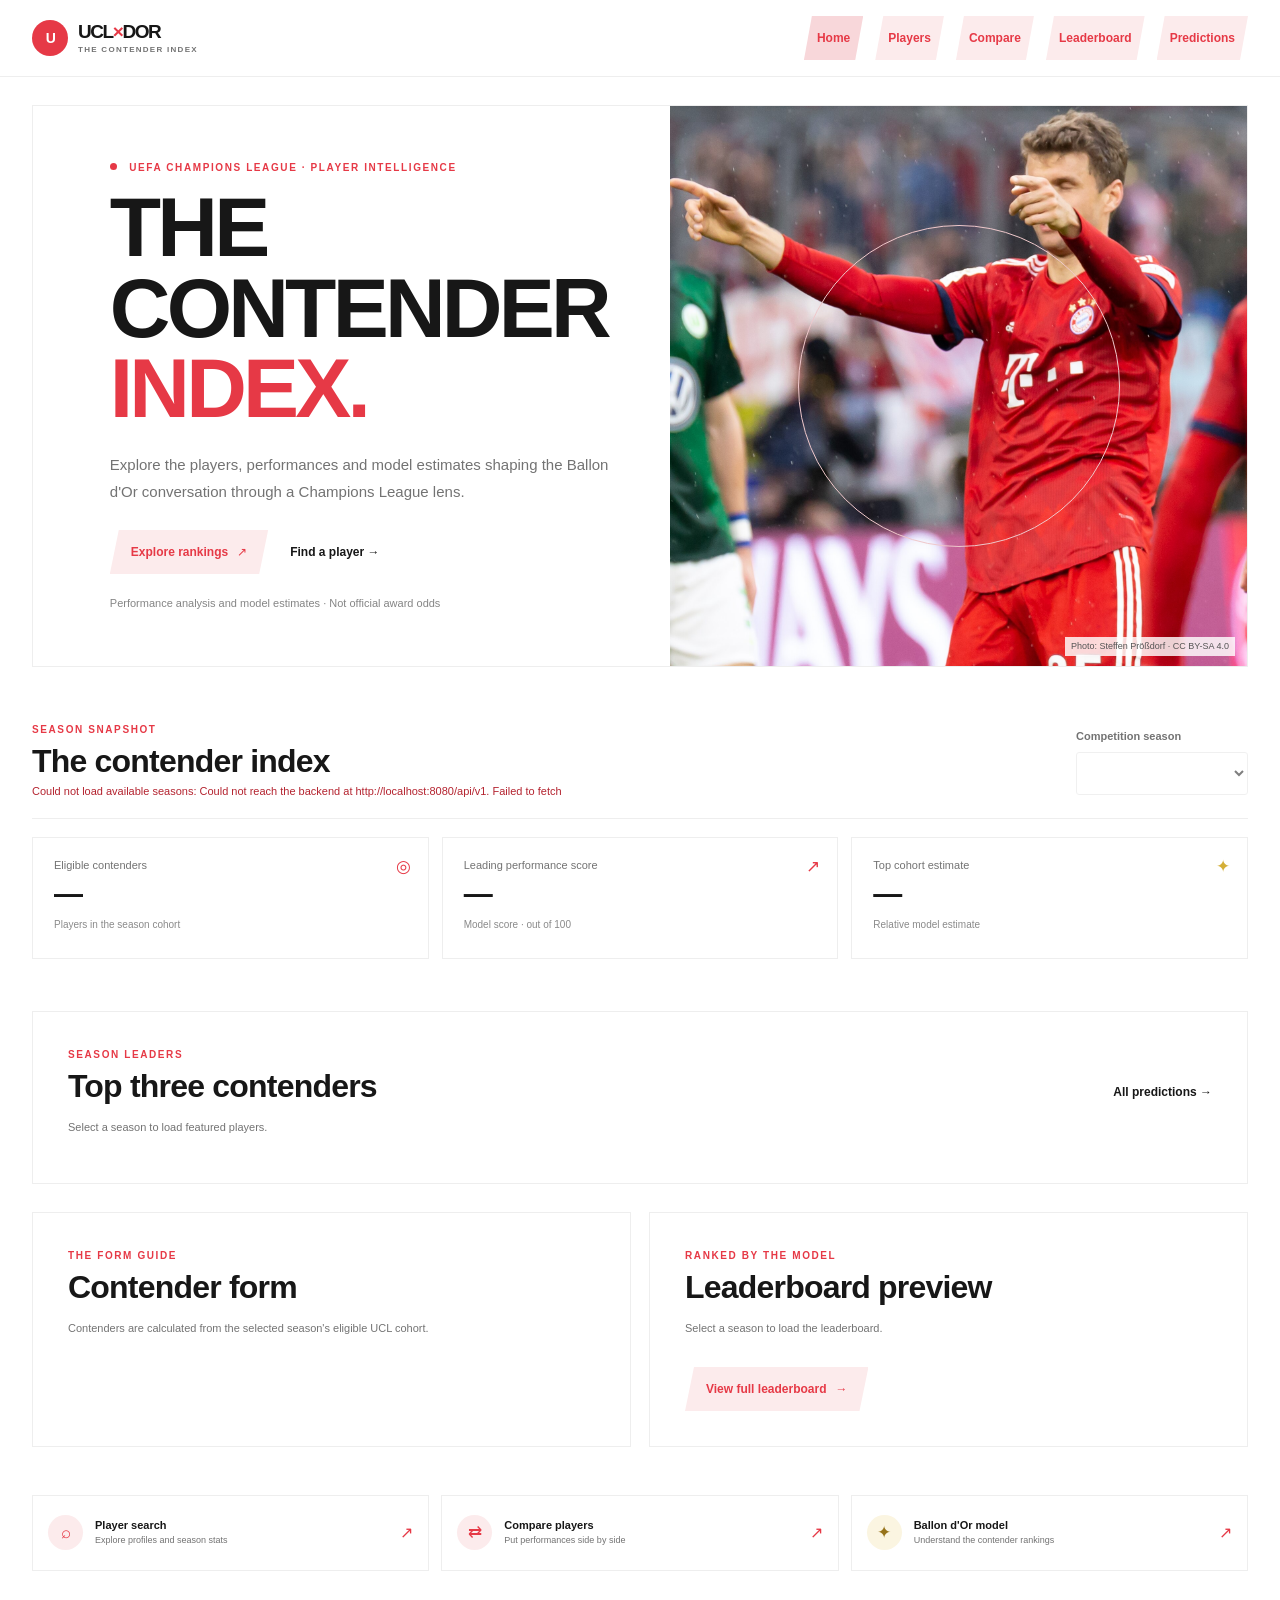
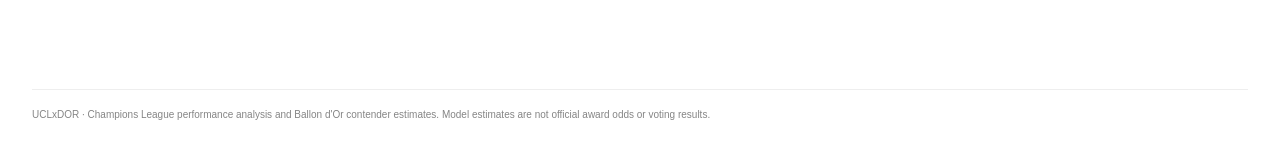
<file: src/main/resources/static/index.html>
<!doctype html>
<html lang="en">
<head>
    <meta charset="utf-8">
    <meta name="viewport" content="width=device-width, initial-scale=1">
    <meta name="theme-color" content="#FFFFFF">
    <title>UCLxDOR — The contender index</title>
    <link rel="stylesheet" href="styles.css?v=editorial-20261112">
    <link rel="stylesheet" href="editorial.css">
</head>
<body>
    <header class="site-header">
        <div class="topbar">
            <a class="brand" href="index.html" aria-label="UCLxDOR dashboard">
                <span class="brand-mark" aria-hidden="true">U</span>
                <span>UCL<span class="brand-x">×</span>DOR<small>THE CONTENDER INDEX</small></span>
            </a>
            <nav aria-label="Main navigation">
                <a href="index.html" aria-current="page">Home</a>
                <a href="players.html">Players</a>
                <a href="compare.html">Compare</a>
                <a href="leaderboard.html">Leaderboard</a>
                <a href="predictions.html">Predictions</a>
            </nav>
        </div>
    </header>
    <main class="dashboard-main">
        <section class="hero" aria-labelledby="intro-heading">
            <div class="hero-copy">
                <p class="eyebrow"><span class="live-dot"></span> UEFA CHAMPIONS LEAGUE · PLAYER INTELLIGENCE</p>
                <h1 id="intro-heading">The contender <span>index.</span></h1>
                <p>Explore the players, performances and model estimates shaping the Ballon d'Or conversation through a Champions League lens.</p>
                <div class="hero-actions">
                    <a class="button-link" href="leaderboard.html">Explore rankings <span aria-hidden="true">↗</span></a>
                    <a class="text-link" href="players.html">Find a player <span aria-hidden="true">→</span></a>
                </div>
                <p class="hero-disclaimer">Performance analysis and model estimates · Not official award odds</p>
            </div>
            <div class="hero-visual">
                <div class="hero-visual-frame" aria-hidden="true"></div>
                <img class="hero-player-photo" src="images/thomas-muller.jpg" alt="Thomas Müller celebrating in his Bayern Munich kit">
                <a class="photo-credit" href="https://commons.wikimedia.org/wiki/File:2019-03-09_Fu%C3%9Fball,_M%C3%A4nner,_1._Bundesliga,_FC_Bayern_M%C3%BCnchen_-_VfL_Wolfsburg_StP_2687_by_Stepro.jpg" target="_blank" rel="noopener noreferrer">Photo: Steffen Prößdorf · CC BY-SA 4.0</a>
            </div>
        </section>

        <section class="season-bar" aria-labelledby="season-heading">
            <div>
                <p class="eyebrow">SEASON SNAPSHOT</p>
                <h2 id="season-heading">The contender index</h2>
                <p id="dashboard-season-status" role="status" aria-live="polite">Loading available seasons…</p>
            </div>
            <label class="season-control" for="dashboard-season">Competition season
                <select id="dashboard-season" disabled></select>
            </label>
        </section>
        <section class="overview-grid" id="dashboard-overview" aria-label="Season overview">
            <article class="overview-card">
                <span class="overview-icon" aria-hidden="true">◎</span>
                <p>Eligible contenders</p><strong id="overview-contenders">—</strong>
                <small>Players in the season cohort</small>
            </article>
            <article class="overview-card">
                <span class="overview-icon" aria-hidden="true">↗</span>
                <p>Leading performance score</p><strong id="overview-score">—</strong>
                <small>Model score · out of 100</small>
            </article>
            <article class="overview-card overview-card-gold">
                <span class="overview-icon" aria-hidden="true">✦</span>
                <p>Top cohort estimate</p><strong id="overview-probability">—</strong>
                <small>Relative model estimate</small>
            </article>
        </section>

        <section class="content-section" aria-labelledby="featured-heading">
            <div class="section-heading">
                <div><p class="eyebrow">SEASON LEADERS</p><h2 id="featured-heading">Top three contenders</h2></div>
                <a class="text-link" href="predictions.html">All predictions <span aria-hidden="true">→</span></a>
            </div>
            <p id="featured-status" class="section-status" role="status" aria-live="polite">Select a season to load featured players.</p>
            <div id="featured-players" class="featured-grid"></div>
        </section>

        <div class="dashboard-lower">
            <section class="content-section" aria-labelledby="contenders-heading">
                <div class="section-heading"><div><p class="eyebrow">THE FORM GUIDE</p><h2 id="contenders-heading">Contender form</h2></div></div>
                <p id="contenders-status" class="section-status" role="status" aria-live="polite">Contenders are calculated from the selected season's eligible UCL cohort.</p>
                <ol id="top-contenders" class="rank-list"></ol>
            </section>
            <section class="content-section" aria-labelledby="leaderboard-heading">
                <div class="section-heading"><div><p class="eyebrow">RANKED BY THE MODEL</p><h2 id="leaderboard-heading">Leaderboard preview</h2></div></div>
                <p id="leaderboard-preview-status" class="section-status" role="status" aria-live="polite">Select a season to load the leaderboard.</p>
                <ol id="leaderboard-preview" class="rank-list"></ol>
                <a class="button-link button-link-secondary" href="leaderboard.html">View full leaderboard <span aria-hidden="true">→</span></a>
            </section>
        </div>

        <section class="quick-links" aria-label="Explore UCLxDOR">
            <a href="players.html"><span class="quick-icon" aria-hidden="true">⌕</span><span><strong>Player search</strong><small>Explore profiles and season stats</small></span><b aria-hidden="true">↗</b></a>
            <a href="compare.html"><span class="quick-icon" aria-hidden="true">⇄</span><span><strong>Compare players</strong><small>Put performances side by side</small></span><b aria-hidden="true">↗</b></a>
            <a href="predictions.html"><span class="quick-icon quick-icon-gold" aria-hidden="true">✦</span><span><strong>Ballon d'Or model</strong><small>Understand the contender rankings</small></span><b aria-hidden="true">↗</b></a>
        </section>
    </main>
    <footer><p>UCLxDOR · Champions League performance analysis and Ballon d'Or contender estimates. Model estimates are not official award odds or voting results.</p></footer>
    <script type="module" src="js/dashboard.js"></script>
</body>
</html>
</file>
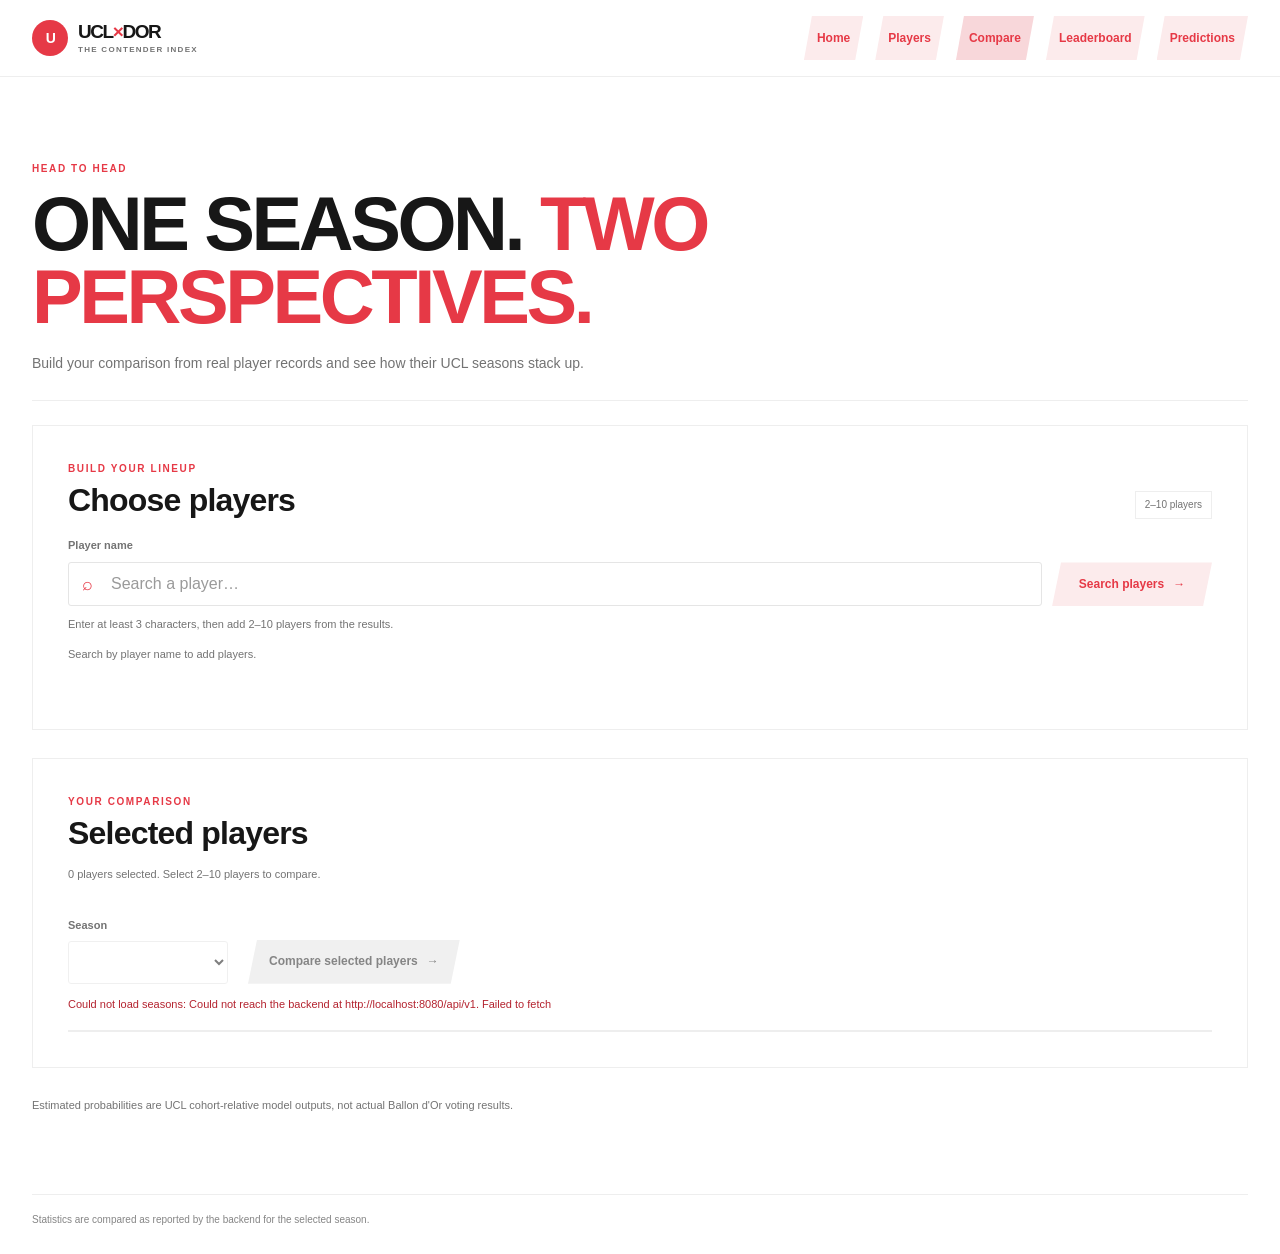
<file: src/main/resources/static/compare.html>
<!doctype html>
<html lang="en">
<head>
    <meta charset="utf-8">
    <meta name="viewport" content="width=device-width, initial-scale=1">
    <meta name="theme-color" content="#FFFFFF">
    <title>Compare players — UCLxDOR</title>
    <link rel="stylesheet" href="styles.css?v=editorial-20261112">
    <link rel="stylesheet" href="editorial.css">
</head>
<body>
    <header class="site-header"><div class="topbar">
        <a class="brand" href="index.html" aria-label="UCLxDOR home"><span class="brand-mark" aria-hidden="true">U</span><span>UCL<span class="brand-x">×</span>DOR<small>THE CONTENDER INDEX</small></span></a>
        <nav aria-label="Main navigation"><a href="index.html">Home</a><a href="players.html">Players</a><a href="compare.html" aria-current="page">Compare</a><a href="leaderboard.html">Leaderboard</a><a href="predictions.html">Predictions</a></nav>
    </div></header>
    <main>
        <section class="page-heading">
            <p class="eyebrow">HEAD TO HEAD</p>
            <h1>One season. <span>Two perspectives.</span></h1>
            <p>Build your comparison from real player records and see how their UCL seasons stack up.</p>
        </section>
        <section class="content-section" aria-labelledby="add-player-heading">
            <div class="section-heading"><div><p class="eyebrow">BUILD YOUR LINEUP</p><h2 id="add-player-heading">Choose players</h2></div><span class="selection-limit">2–10 players</span></div>
            <form id="comparison-search-form" class="search-form">
                <label for="comparison-search-name">Player name</label>
                <div class="search-control"><span aria-hidden="true">⌕</span><input id="comparison-search-name" name="name" type="search" autocomplete="off" placeholder="Search a player…" minlength="3"></div>
                <button type="submit">Search players <span aria-hidden="true">→</span></button>
            </form>
            <p class="form-hint">Enter at least 3 characters, then add 2–10 players from the results.</p>
            <p id="comparison-search-status" class="section-status" role="status" aria-live="polite">Search by player name to add players.</p>
            <ul id="comparison-search-results" class="comparison-search-results"></ul>
        </section>
        <section class="content-section" aria-labelledby="selected-heading">
            <div class="section-heading"><div><p class="eyebrow">YOUR COMPARISON</p><h2 id="selected-heading">Selected players</h2></div></div>
            <p id="selected-status" class="section-status" role="status" aria-live="polite">No players selected.</p>
            <ul id="selected-players" class="selected-players"></ul>
            <div class="comparison-controls">
                <label class="season-control" for="comparison-season">Season<select id="comparison-season" disabled></select></label>
                <button id="compare-button" type="button" disabled>Compare selected players <span aria-hidden="true">→</span></button>
            </div>
            <p id="comparison-status" class="section-status" role="status" aria-live="polite"></p>
            <div id="comparison-results"></div>
        </section>
        <p class="disclaimer">Estimated probabilities are UCL cohort-relative model outputs, not actual Ballon d'Or voting results.</p>
    </main>
    <footer><p>Statistics are compared as reported by the backend for the selected season.</p></footer>
    <script type="module" src="js/compare.js"></script>
</body>
</html>
</file>
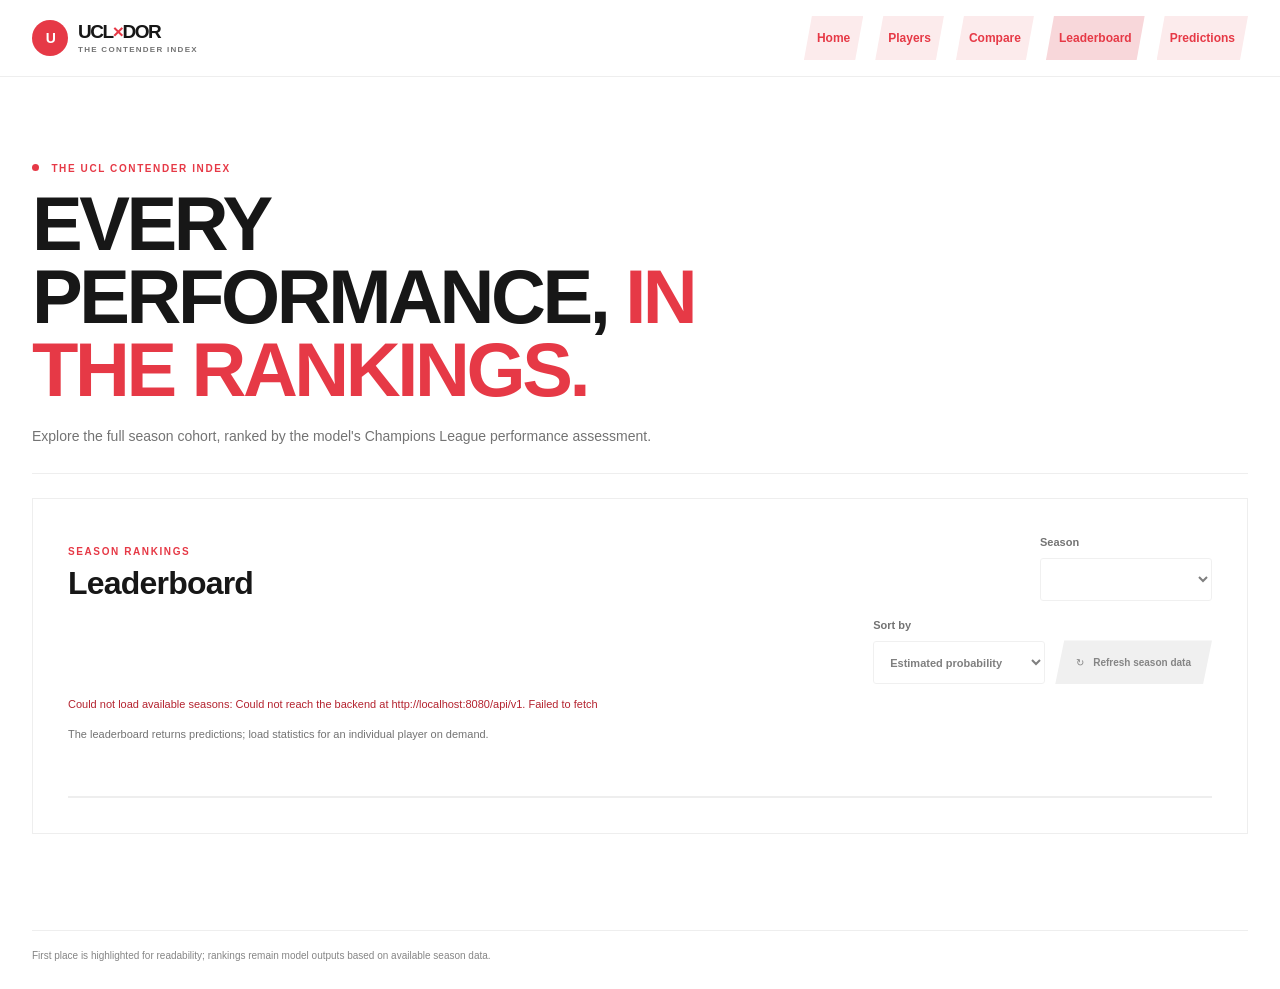
<file: src/main/resources/static/leaderboard.html>
<!doctype html>
<html lang="en">
<head>
    <meta charset="utf-8">
    <meta name="viewport" content="width=device-width, initial-scale=1">
    <meta name="theme-color" content="#FFFFFF">
    <title>Leaderboard — UCLxDOR</title>
    <link rel="stylesheet" href="styles.css?v=editorial-20261112">
    <link rel="stylesheet" href="editorial.css">
</head>
<body>
    <header class="site-header"><div class="topbar">
        <a class="brand" href="index.html" aria-label="UCLxDOR home"><span class="brand-mark" aria-hidden="true">U</span><span>UCL<span class="brand-x">×</span>DOR<small>THE CONTENDER INDEX</small></span></a>
        <nav aria-label="Main navigation"><a href="index.html">Home</a><a href="players.html">Players</a><a href="compare.html">Compare</a><a href="leaderboard.html" aria-current="page">Leaderboard</a><a href="predictions.html">Predictions</a></nav>
    </div></header>
    <main>
        <section class="page-heading">
            <p class="eyebrow"><span class="live-dot"></span> THE UCL CONTENDER INDEX</p>
            <h1>Every performance, <span>in the rankings.</span></h1>
            <p>Explore the full season cohort, ranked by the model's Champions League performance assessment.</p>
        </section>
        <section class="content-section" aria-labelledby="leaderboard-heading">
            <div class="section-heading"><div><p class="eyebrow">SEASON RANKINGS</p><h2 id="leaderboard-heading">Leaderboard</h2></div>
                <label class="season-control" for="leaderboard-season">Season<select id="leaderboard-season" disabled></select></label>
            </div>
            <div class="leaderboard-tools">
                <p id="probability-scope" class="scope-note"></p>
                <div class="leaderboard-actions">
                    <label class="season-control" for="leaderboard-sort">Sort by
                        <select id="leaderboard-sort" disabled>
                            <option value="probability">Estimated probability</option>
                            <option value="score">Performance score</option>
                            <option value="name">Player name (A–Z)</option>
                        </select>
                    </label>
                    <button id="refresh-season" class="button-link button-link-secondary" type="button" disabled><span aria-hidden="true">↻</span> Refresh season data</button>
                </div>
            </div>
            <p id="leaderboard-status" class="section-status" role="status" aria-live="polite">Loading available seasons…</p>
            <p class="form-hint">The leaderboard returns predictions; load statistics for an individual player on demand.</p>
            <div id="leaderboard-podium" class="leaderboard-podium" aria-label="Top three players"></div>
            <div id="leaderboard-table-container"></div>
        </section>
    </main>
    <footer><p>First place is highlighted for readability; rankings remain model outputs based on available season data.</p></footer>
    <script type="module" src="js/leaderboard.js"></script>
</body>
</html>
</file>
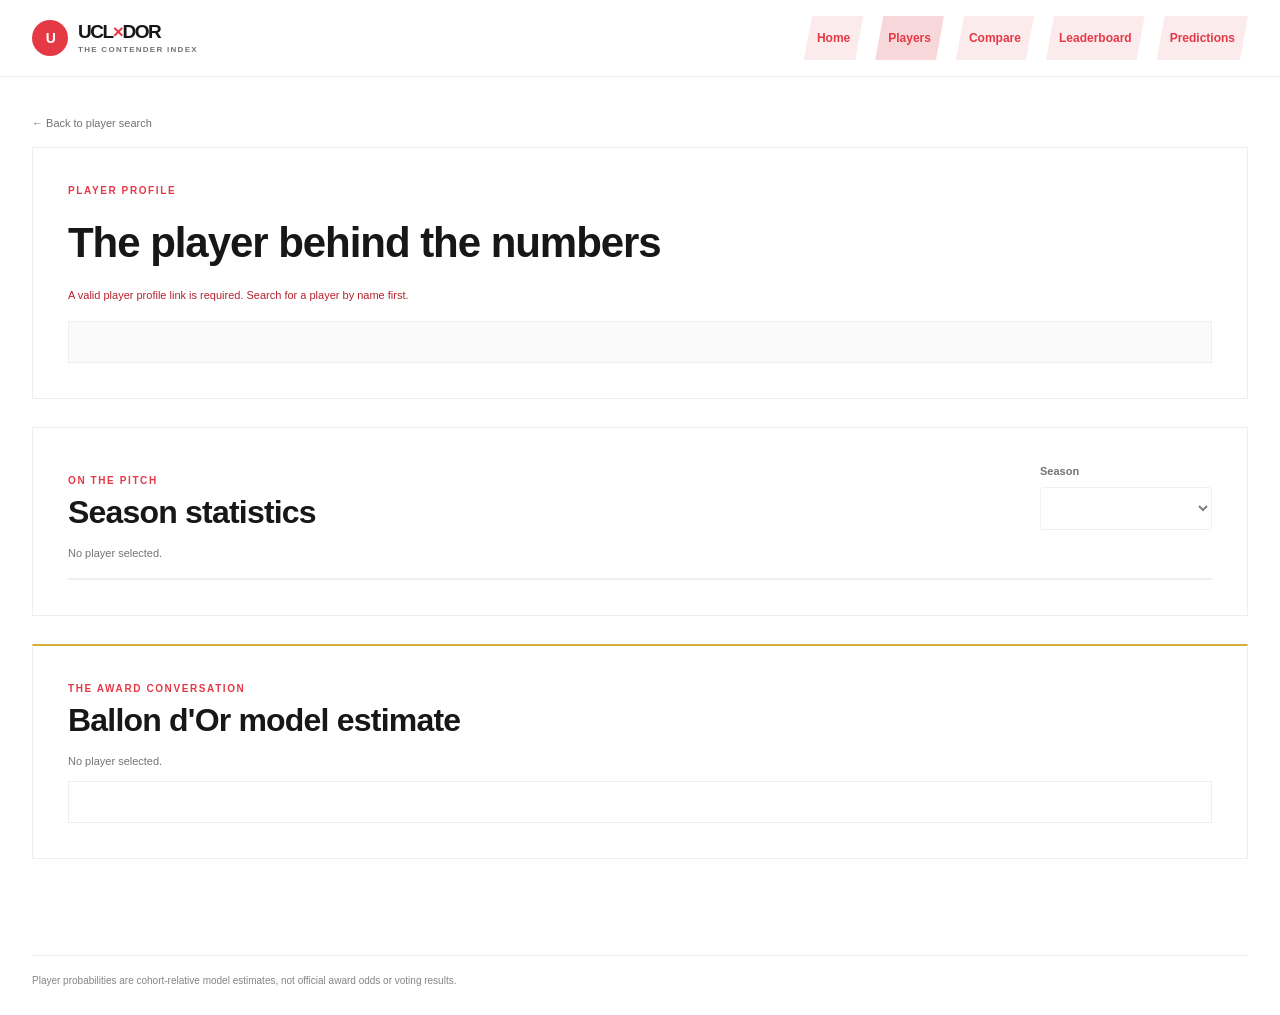
<file: src/main/resources/static/player-details.html>
<!doctype html>
<html lang="en">
<head>
    <meta charset="utf-8">
    <meta name="viewport" content="width=device-width, initial-scale=1">
    <meta name="theme-color" content="#FFFFFF">
    <title>Player profile — UCLxDOR</title>
    <link rel="stylesheet" href="styles.css?v=editorial-20261112">
    <link rel="stylesheet" href="editorial.css">
</head>
<body>
    <header class="site-header"><div class="topbar">
        <a class="brand" href="index.html" aria-label="UCLxDOR home"><span class="brand-mark" aria-hidden="true">U</span><span>UCL<span class="brand-x">×</span>DOR<small>THE CONTENDER INDEX</small></span></a>
        <nav aria-label="Main navigation"><a href="index.html">Home</a><a href="players.html" aria-current="page">Players</a><a href="compare.html">Compare</a><a href="leaderboard.html">Leaderboard</a><a href="predictions.html">Predictions</a></nav>
    </div></header>
    <main>
        <p class="back-link"><a href="players.html">← Back to player search</a></p>
        <section class="content-section profile-section" aria-labelledby="profile-heading">
            <p class="eyebrow">PLAYER PROFILE</p>
            <h1 id="profile-heading">The player behind the numbers</h1>
            <p id="profile-status" class="section-status" role="status" aria-live="polite">Loading player profile…</p>
            <div id="player-profile" class="profile-card"></div>
        </section>
        <section class="content-section" aria-labelledby="season-heading">
            <div class="section-heading"><div><p class="eyebrow">ON THE PITCH</p><h2 id="season-heading">Season statistics</h2></div>
                <label class="season-control" for="profile-season">Season<select id="profile-season" disabled></select></label>
            </div>
            <p id="statistics-status" class="section-status" role="status" aria-live="polite">Loading available seasons…</p>
            <dl id="player-statistics" class="stat-grid"></dl>
        </section>
        <section class="content-section prediction-panel" aria-labelledby="prediction-heading">
            <div class="section-heading"><div><p class="eyebrow">THE AWARD CONVERSATION</p><h2 id="prediction-heading">Ballon d'Or model estimate</h2></div></div>
            <p id="prediction-status" class="section-status" role="status" aria-live="polite">Select a season to load the model estimate.</p>
            <div id="player-prediction"></div>
        </section>
    </main>
    <footer><p>Player probabilities are cohort-relative model estimates, not official award odds or voting results.</p></footer>
    <script type="module" src="js/player-details.js"></script>
</body>
</html>
</file>
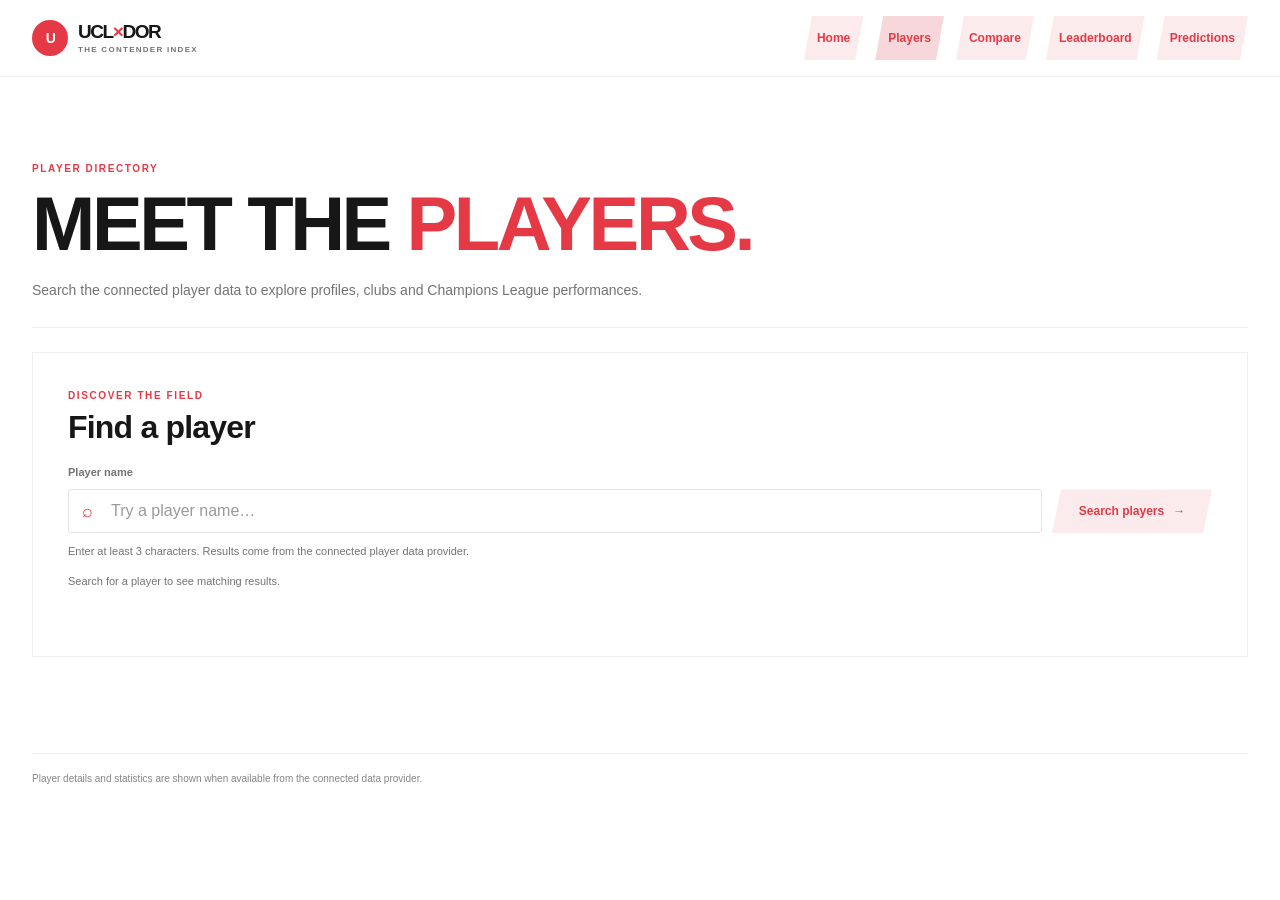
<file: src/main/resources/static/players.html>
<!doctype html>
<html lang="en">
<head>
    <meta charset="utf-8">
    <meta name="viewport" content="width=device-width, initial-scale=1">
    <meta name="theme-color" content="#FFFFFF">
    <title>Players — UCLxDOR</title>
    <link rel="stylesheet" href="styles.css?v=editorial-20261112">
    <link rel="stylesheet" href="editorial.css">
</head>
<body>
    <header class="site-header"><div class="topbar">
        <a class="brand" href="index.html" aria-label="UCLxDOR home"><span class="brand-mark" aria-hidden="true">U</span><span>UCL<span class="brand-x">×</span>DOR<small>THE CONTENDER INDEX</small></span></a>
        <nav aria-label="Main navigation"><a href="index.html">Home</a><a href="players.html" aria-current="page">Players</a><a href="compare.html">Compare</a><a href="leaderboard.html">Leaderboard</a><a href="predictions.html">Predictions</a></nav>
    </div></header>
    <main>
        <section class="page-heading">
            <p class="eyebrow">PLAYER DIRECTORY</p>
            <h1>Meet the <span>players.</span></h1>
            <p>Search the connected player data to explore profiles, clubs and Champions League performances.</p>
        </section>
        <section class="content-section" aria-labelledby="search-heading">
            <div class="section-heading"><div><p class="eyebrow">DISCOVER THE FIELD</p><h2 id="search-heading">Find a player</h2></div></div>
            <form id="player-search-form" class="search-form">
                <label for="player-search-name">Player name</label>
                <div class="search-control"><span aria-hidden="true">⌕</span><input id="player-search-name" name="name" type="search" autocomplete="off" placeholder="Try a player name…" minlength="3"></div>
                <button type="submit">Search players <span aria-hidden="true">→</span></button>
            </form>
            <p class="form-hint">Enter at least 3 characters. Results come from the connected player data provider.</p>
            <p id="search-status" class="section-status" role="status" aria-live="polite">Search for a player to see matching results.</p>
            <ul id="search-results" class="player-results"></ul>
            <button id="load-more" class="button-link button-link-secondary load-more" type="button" hidden>Load more results</button>
        </section>
    </main>
    <footer><p>Player details and statistics are shown when available from the connected data provider.</p></footer>
    <script type="module" src="js/players.js"></script>
</body>
</html>
</file>
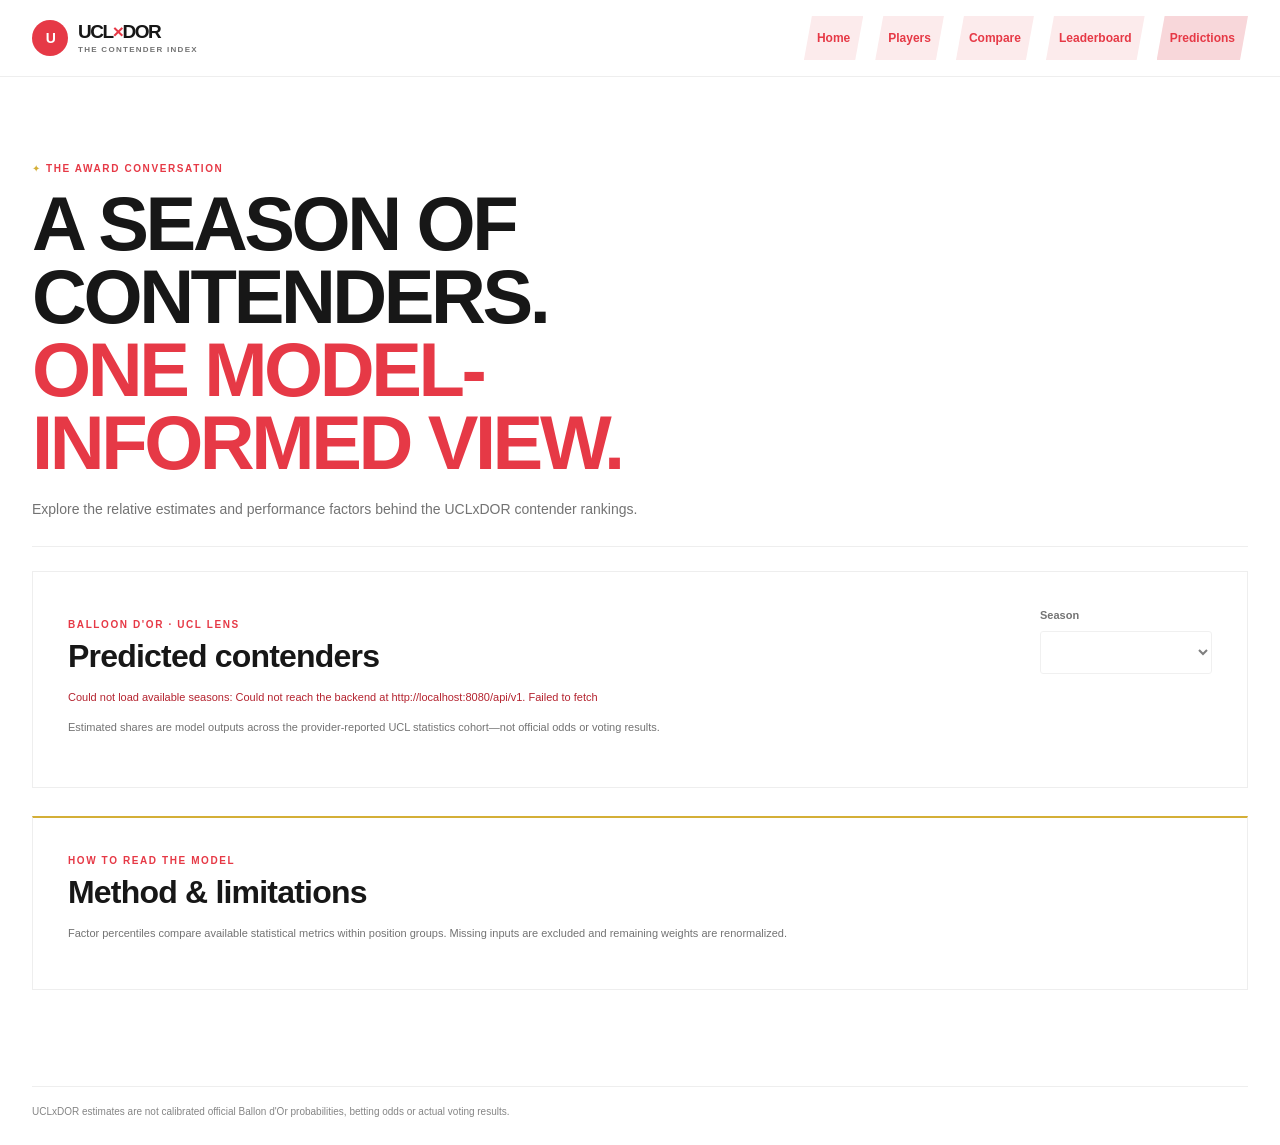
<file: src/main/resources/static/predictions.html>
<!doctype html>
<html lang="en">
<head>
    <meta charset="utf-8">
    <meta name="viewport" content="width=device-width, initial-scale=1">
    <meta name="theme-color" content="#FFFFFF">
    <title>Predictions — UCLxDOR</title>
    <link rel="stylesheet" href="styles.css?v=editorial-20261112">
    <link rel="stylesheet" href="editorial.css">
</head>
<body>
    <header class="site-header"><div class="topbar">
        <a class="brand" href="index.html" aria-label="UCLxDOR home"><span class="brand-mark" aria-hidden="true">U</span><span>UCL<span class="brand-x">×</span>DOR<small>THE CONTENDER INDEX</small></span></a>
        <nav aria-label="Main navigation"><a href="index.html">Home</a><a href="players.html">Players</a><a href="compare.html">Compare</a><a href="leaderboard.html">Leaderboard</a><a href="predictions.html" aria-current="page">Predictions</a></nav>
    </div></header>
    <main>
        <section class="page-heading award-heading">
            <p class="eyebrow"><span class="gold-star" aria-hidden="true">✦</span> THE AWARD CONVERSATION</p>
            <h1>A season of contenders.<br><span>One model-informed view.</span></h1>
            <p>Explore the relative estimates and performance factors behind the UCLxDOR contender rankings.</p>
        </section>
        <section class="content-section" aria-labelledby="predictions-heading">
            <div class="section-heading"><div><p class="eyebrow">BALLOON D'OR · UCL LENS</p><h2 id="predictions-heading">Predicted contenders</h2></div>
                <label class="season-control" for="predictions-season">Season<select id="predictions-season" disabled></select></label>
            </div>
            <p id="predictions-scope" class="scope-note"></p>
            <p id="predictions-status" class="section-status" role="status" aria-live="polite">Loading available seasons…</p>
            <p class="form-hint">Estimated shares are model outputs across the provider-reported UCL statistics cohort—not official odds or voting results.</p>
            <ol id="predictions-list" class="prediction-list"></ol>
        </section>
        <section class="content-section model-notes" aria-labelledby="limitations-heading">
            <div class="section-heading"><div><p class="eyebrow">HOW TO READ THE MODEL</p><h2 id="limitations-heading">Method & limitations</h2></div></div>
            <p class="section-status">Factor percentiles compare available statistical metrics within position groups. Missing inputs are excluded and remaining weights are renormalized.</p>
            <ul id="prediction-limitations"></ul>
        </section>
    </main>
    <footer><p>UCLxDOR estimates are not calibrated official Ballon d'Or probabilities, betting odds or actual voting results.</p></footer>
    <script type="module" src="js/predictions.js"></script>
</body>
</html>
</file>
<file: src/main/resources/static/styles.css>
:root {
    color-scheme: light;
    --paper: #fff;
    --wash: #fafafa;
    --ink: #171717;
    --muted: #737373;
    --line: #eee;
    --red: #e63946;
    --red-soft: #fcebec;
    --gold: #d4af37;
    --silver: #a6a6a6;
    --bronze: #a66a43;
    --content-width: 1240px;
    font-family: Arial, Helvetica, sans-serif;
    font-synthesis: none;
    text-rendering: optimizeLegibility;
    -webkit-font-smoothing: antialiased;
    -moz-osx-font-smoothing: grayscale;
}

* { box-sizing: border-box; }

html { min-width: 320px; min-height: 100%; scroll-behavior: smooth; }

body {
    min-height: 100vh;
    margin: 0;
    color: var(--ink);
    background: var(--paper);
    line-height: 1.55;
}

::selection { color: var(--ink); background: var(--red-soft); }
a { color: inherit; }
button, input, select { font: inherit; }
button:focus-visible, input:focus-visible, select:focus-visible, a:focus-visible {
    outline: 2px solid var(--red);
    outline-offset: 3px;
}

[hidden] { display: none !important; }

@media (prefers-reduced-motion: reduce) {
    *, *::before, *::after {
        scroll-behavior: auto !important;
        transition-duration: .01ms !important;
        animation-duration: .01ms !important;
        animation-iteration-count: 1 !important;
    }
}
</file>
<file: src/main/resources/static/editorial.css>
.site-header {
    position: sticky;
    z-index: 20;
    top: 0;
    border-bottom: 1px solid var(--line);
    background: rgb(255 255 255 / 96%);
    backdrop-filter: blur(14px);
}

.topbar {
    width: min(var(--content-width), calc(100% - 64px));
    min-height: 76px;
    display: flex;
    align-items: center;
    justify-content: space-between;
    gap: 30px;
    margin: 0 auto;
}

.brand {
    display: inline-flex;
    align-items: center;
    gap: 10px;
    color: var(--ink);
    font-size: 19px;
    font-weight: 900;
    letter-spacing: -.075em;
    line-height: 1;
    text-decoration: none;
    white-space: nowrap;
}

.brand-mark {
    width: 36px;
    height: 36px;
    display: grid;
    place-items: center;
    border-radius: 50%;
    background: var(--red);
    color: #fff;
    font-size: 14px;
    font-weight: 900;
}

.brand-x { color: var(--red); }
.brand small { display: block; margin-top: 5px; color: var(--muted); font-size: 8px; font-weight: 700; letter-spacing: .16em; }

nav[aria-label="Main navigation"] { display: flex; align-items: center; gap: clamp(6px, 1vw, 12px); }
nav[aria-label="Main navigation"] a {
    position: relative;
    min-height: 44px;
    display: inline-flex;
    align-items: center;
    justify-content: center;
    padding: 9px 13px;
    clip-path: polygon(8px 0, 100% 0, calc(100% - 8px) 100%, 0 100%);
    color: var(--red);
    background: var(--red-soft);
    font-size: 12px;
    font-weight: 700;
    text-decoration: none;
    transition: color .18s ease, background-color .18s ease, transform .18s ease;
}
nav[aria-label="Main navigation"] a:hover,
nav[aria-label="Main navigation"] a[aria-current="page"] { color: var(--red); background: #f8d7da; }
nav[aria-label="Main navigation"] a:hover { transform: translateY(-1px); background: #f8d7da; }

main {
    width: min(var(--content-width), calc(100% - 64px));
    min-height: 68vh;
    margin: 0 auto;
    padding: 38px 0 68px;
}
.dashboard-main { padding-top: 28px; }
main > section { margin: 0 0 22px; }

.eyebrow {
    margin: 0 0 12px;
    color: var(--red);
    font-size: 10px;
    font-weight: 800;
    letter-spacing: .16em;
    line-height: 1.5;
}
.live-dot { width: 7px; height: 7px; display: inline-block; margin: 0 8px 1px 0; border-radius: 50%; background: var(--red); }

.hero {
    position: relative;
    min-height: 470px;
    display: grid;
    grid-template-columns: 1.05fr .95fr;
    align-items: center;
    overflow: hidden;
    margin-bottom: 55px;
    border: 1px solid var(--line);
    background: var(--paper);
}
.hero-copy { position: relative; z-index: 2; min-width: 0; max-width: 650px; padding: 54px 0 54px clamp(32px, 6vw, 82px); }
.hero h1,
.page-heading h1 {
    max-width: 800px;
    margin: 0;
    color: var(--ink);
    font-family: Impact, "Arial Narrow", Arial, sans-serif;
    font-size: clamp(48px, 7vw, 84px);
    font-weight: 900;
    letter-spacing: -.045em;
    line-height: .96;
    text-transform: uppercase;
}
.hero h1 span,
.page-heading h1 span { color: var(--red); }
.hero-copy > p:not(.eyebrow):not(.hero-disclaimer) {
    max-width: 500px;
    margin: 22px 0 0;
    color: var(--muted);
    font-size: 15px;
    line-height: 1.8;
}
.hero-actions { display: flex; align-items: center; gap: 22px; flex-wrap: wrap; margin-top: 25px; }
.hero-disclaimer { margin: 21px 0 0; color: #858585; font-size: 11px; }
.button-link,
button {
    min-height: 44px;
    display: inline-flex;
    align-items: center;
    justify-content: center;
    gap: 9px;
    padding: 10px 20px;
    border: 1px solid transparent;
    border-radius: 0;
    clip-path: polygon(9px 0, 100% 0, calc(100% - 9px) 100%, 0 100%);
    color: var(--red);
    background: var(--red-soft);
    font-size: 12px;
    font-weight: 750;
    text-decoration: none;
    cursor: pointer;
    transition: background-color .18s ease, color .18s ease, transform .18s ease;
}
.button-link:hover,
button:hover:not(:disabled) { transform: translateY(-1px); color: var(--red); background: #f8d7da; }
.button-link-secondary { color: var(--red); background: var(--red-soft); }
.button-link-secondary:hover { color: var(--red); background: #f8d7da; }
.text-link { color: var(--ink); font-size: 12px; font-weight: 750; text-decoration: none; }
.text-link:hover { color: var(--red); }

.hero-visual {
    position: relative;
    min-height: 100%;
    align-self: stretch;
    overflow: hidden;
    background: var(--wash);
}
.hero-player-photo {
    position: absolute;
    inset: 0;
    width: 100%;
    height: 100%;
    object-fit: cover;
    object-position: 65% 0;
    transform: scale(1.1);
    transform-origin: 65% 0;
}
.photo-credit {
    position: absolute;
    z-index: 2;
    right: 12px;
    bottom: 10px;
    padding: 3px 6px;
    color: #555;
    background: rgb(255 255 255 / 82%);
    font-size: 9px;
    line-height: 1.4;
    text-decoration: none;
}
.photo-credit:hover { color: var(--red); }
.hero-visual::before,
.hero-visual::after {
    position: absolute;
    top: 50%;
    left: 50%;
    aspect-ratio: 1;
    border: 1px solid #e8e8e8;
    border-radius: 50%;
    transform: translate(-50%, -50%);
    content: "";
}
.hero-visual::before { width: min(74%, 410px); }
.hero-visual::after { width: min(58%, 320px); border-color: #efc8cb; }
.hero-visual-frame { position: absolute; inset: 14% 12%; border: 1px solid #ededed; }
.hero-visual-placeholder {
    position: absolute;
    z-index: 1;
    inset: 0;
    display: flex;
    flex-direction: column;
    align-items: center;
    justify-content: center;
    text-align: center;
}
.placeholder-initials {
    color: #e7e7e7;
    font-family: Impact, "Arial Narrow", sans-serif;
    font-size: clamp(100px, 17vw, 205px);
    letter-spacing: -.08em;
    line-height: .95;
}
.placeholder-name { margin-top: 24px; color: var(--ink); font-size: 13px; font-weight: 850; letter-spacing: .15em; }
.placeholder-meta { display: flex; align-items: center; gap: 10px; margin-top: 7px; color: var(--muted); font-size: 9px; font-weight: 750; letter-spacing: .12em; }
.placeholder-meta i { width: 3px; height: 3px; border-radius: 50%; background: var(--red); }
.placeholder-note { margin-top: 19px; color: #aaa; font-size: 8px; font-weight: 700; letter-spacing: .15em; }

.season-bar,
.section-heading,
.leaderboard-tools,
.comparison-controls { display: flex; align-items: center; justify-content: space-between; gap: 20px; }
.season-bar { margin: 0 0 18px; padding: 0 0 18px; border-bottom: 1px solid var(--line); }
.season-bar h2,
.section-heading h2 {
    margin: 0;
    color: var(--ink);
    font-family: Impact, "Arial Narrow", Arial, sans-serif;
    font-size: clamp(24px, 3vw, 32px);
    font-weight: 800;
    letter-spacing: -.025em;
    line-height: 1.1;
}
.season-bar .eyebrow,
.section-heading .eyebrow { margin-bottom: 7px; }
.season-bar [role="status"] { margin: 4px 0 0; padding: 0; border: 0; background: none; font-size: 11px; }
.season-control { display: flex; flex-direction: column; gap: 7px; color: var(--muted); font-size: 11px; font-weight: 700; }
input,
select {
    min-width: 0;
    min-height: 43px;
    padding: 9px 12px;
    border: 1px solid #e5e5e5;
    border-radius: 3px;
    color: var(--ink);
    background: #fff;
}
input::placeholder { color: #9a9a9a; }
select { min-width: 172px; cursor: pointer; }
button:disabled,
select:disabled { opacity: .55; cursor: not-allowed; }
button:disabled {
    color: #858585;
    background: #f0f0f0;
    cursor: not-allowed;
    opacity: 1;
}

.overview-grid { display: grid; grid-template-columns: repeat(3, minmax(0, 1fr)); gap: 13px; margin: 0 0 52px; }
.overview-card {
    position: relative;
    min-height: 122px;
    padding: 19px 21px;
    border: 1px solid var(--line);
    background: #fff;
}
.overview-card p { margin: 0 0 5px; color: var(--muted); font-size: 11px; }
.overview-card strong { display: block; color: var(--ink); font-size: 29px; font-weight: 800; letter-spacing: -.06em; line-height: 1.1; }
.overview-card small { color: #8a8a8a; font-size: 10px; }
.overview-icon { position: absolute; top: 16px; right: 17px; color: var(--red); font-size: 17px; }
.overview-card-gold .overview-icon { color: var(--gold); }

.content-section { margin: 0 0 28px; padding: clamp(22px, 3.2vw, 35px); border: 1px solid var(--line); background: #fff; }
.section-heading { align-items: flex-end; margin-bottom: 14px; }
.section-heading > .text-link { flex: 0 0 auto; padding-bottom: 3px; white-space: nowrap; }
.section-status,
.form-hint,
.scope-note,
.disclaimer { color: var(--muted); font-size: 11px; line-height: 1.7; }
.section-status { min-height: 18px; margin: 11px 0; }
.section-status:empty { display: none; }
p[role="status"][data-state="loading"] { color: var(--muted); }
p[role="status"][data-state="success"] { color: #777; }
p[role="status"][data-state="error"] { color: #b4232f; }
p[role="status"][data-state="empty"] { color: var(--muted); }

.featured-grid { display: grid; grid-template-columns: repeat(3, minmax(0, 1fr)); gap: 13px; }
.player-card {
    position: relative;
    min-height: 190px;
    display: flex;
    align-items: center;
    gap: 16px;
    padding: 17px;
    overflow: hidden;
    border: 1px solid var(--line);
    background: #fff;
    transition: transform .18s ease, border-color .18s ease, box-shadow .18s ease;
}
.player-card:hover { transform: translateY(-2px); border-color: #e5c4c6; box-shadow: 0 10px 24px rgb(23 23 23 / 6%); }
.player-card:first-child { border-top: 2px solid var(--gold); }
.player-photo {
    width: 64px;
    height: 64px;
    display: inline-flex;
    flex: 0 0 auto;
    align-items: center;
    justify-content: center;
    overflow: hidden;
    border: 1px solid var(--line);
    border-radius: 50%;
    color: #999;
    background: var(--wash);
    font-size: 8px;
    text-align: center;
}
.player-photo img { width: 100%; height: 100%; object-fit: cover; }
.photo-fallback { padding: 4px; }
.player-card .player-photo { width: 102px; height: 132px; border-radius: 2px; }
.player-card h3 { margin: 0 0 5px; color: var(--ink); font-size: 16px; font-weight: 800; letter-spacing: -.035em; line-height: 1.2; }
.player-card h3 a { color: inherit; text-decoration: none; }
.player-card h3 a:hover { color: var(--red); }
.player-card p { margin: 4px 0; color: var(--muted); font-size: 10px; }
.player-card p:last-child { margin-top: 9px; color: var(--ink); font-size: 11px; font-weight: 750; }

.dashboard-lower { display: grid; grid-template-columns: repeat(2, minmax(0, 1fr)); gap: 18px; margin-bottom: 48px; }
.dashboard-lower .content-section { margin: 0; }
.rank-list { margin: 14px 0 0; padding: 0; list-style: none; counter-reset: contender; }
.rank-list li {
    min-height: 65px;
    display: flex;
    align-items: center;
    gap: 12px;
    padding: 10px 0;
    border-top: 1px solid var(--line);
    color: var(--ink);
    counter-increment: contender;
    font-size: 12px;
}
.rank-list li:first-child { border-top: 0; }
.rank-list li::before {
    width: 27px;
    height: 27px;
    display: grid;
    flex: 0 0 27px;
    place-items: center;
    color: var(--red);
    background: var(--red-soft);
    content: counter(contender, decimal-leading-zero);
    font-size: 9px;
    font-weight: 800;
}
.rank-list li:first-child::before { color: #fff; background: var(--gold); }
.rank-list .player-photo { width: 42px; height: 42px; flex-basis: 42px; }
.rank-entry { min-width: 0; flex: 1; }
.rank-entry strong,
.rank-entry small { display: block; }
.rank-entry strong { font-size: 12px; }
.rank-entry small { margin-top: 3px; color: var(--muted); font-size: 10px; }
.rank-value { margin-left: auto; color: var(--muted); font-size: 10px; white-space: nowrap; }
.dashboard-lower .button-link-secondary { margin-top: 15px; }

.quick-links { display: grid; grid-template-columns: repeat(3, minmax(0, 1fr)); gap: 12px; margin-bottom: 50px; }
.quick-links > a {
    min-height: 76px;
    display: flex;
    align-items: center;
    gap: 12px;
    padding: 15px;
    border: 1px solid var(--line);
    background: #fff;
    text-decoration: none;
    transition: transform .18s ease, border-color .18s ease;
}
.quick-links > a:hover { transform: translateY(-2px); border-color: #e5c4c6; }
.quick-links > a > span:nth-child(2) { flex: 1; }
.quick-links strong,
.quick-links small { display: block; }
.quick-links strong { color: var(--ink); font-size: 11px; }
.quick-links small { color: var(--muted); font-size: 9px; }
.quick-links b { color: var(--red); }
.quick-icon { width: 35px; height: 35px; display: grid; flex: 0 0 auto; place-items: center; border-radius: 50%; color: var(--red); background: var(--red-soft); font-size: 17px; }
.quick-icon-gold { color: #96731a; background: #fbf5e1; }

.page-heading { margin: 0 0 24px; padding: 46px 0 25px; border-bottom: 1px solid var(--line); }
.page-heading h1 { font-size: clamp(42px, 6.5vw, 76px); }
.page-heading > p:last-child { max-width: 650px; margin: 17px 0 0; color: var(--muted); font-size: 14px; line-height: 1.75; }
.gold-star { color: var(--gold); }

.search-form { display: grid; grid-template-columns: minmax(0, 1fr) auto; align-items: end; gap: 10px; margin: 18px 0 8px; }
.search-form > label { grid-column: 1 / -1; margin-bottom: -2px; color: var(--muted); font-size: 11px; font-weight: 700; }
.search-control { position: relative; min-width: 0; }
.search-control > span { position: absolute; top: 50%; left: 14px; color: var(--red); font-size: 18px; line-height: 1; transform: translateY(-50%); pointer-events: none; }
.search-control input { width: 100%; min-width: 0; padding-left: 42px; }
.search-form button { min-width: 160px; }
.form-hint { margin: 9px 0; }
.load-more { display: flex; margin: 17px auto 0; }

.player-results,
.comparison-search-results,
.selected-players { display: grid; grid-template-columns: repeat(2, minmax(0, 1fr)); gap: 11px; margin: 15px 0; padding: 0; list-style: none; }
.player-results > li {
    min-width: 0;
    display: grid;
    grid-template-columns: 58px minmax(0, 1fr);
    grid-template-rows: auto auto auto auto;
    align-items: center;
    column-gap: 13px;
    padding: 15px;
    border: 1px solid var(--line);
    background: #fff;
    transition: border-color .18s ease, box-shadow .18s ease;
}
.player-results > li:hover { border-color: #e5c4c6; box-shadow: 0 8px 20px rgb(23 23 23 / 5%); }
.player-results .player-photo { width: 54px; height: 67px; grid-column: 1; grid-row: 1 / 5; border-radius: 2px; }
.player-results h3 { grid-column: 2; margin: 0; color: var(--ink); font-size: 13px; }
.player-results h3 a { text-decoration: none; }
.player-results h3 a:hover { color: var(--red); }
.player-results p { grid-column: 2; margin: 1px 0; color: var(--muted); font-size: 10px; }

.back-link { margin: 0 0 15px; color: var(--muted); font-size: 11px; }
.back-link a { text-decoration: none; }
.back-link a:hover { color: var(--red); }
.profile-section > h1 { margin: 0; color: var(--ink); font-family: Impact, "Arial Narrow", Arial, sans-serif; font-size: clamp(27px, 4vw, 42px); letter-spacing: -.025em; }
.profile-card {
    display: grid;
    grid-template-columns: 180px repeat(2, minmax(0, 1fr));
    align-items: center;
    gap: 10px 22px;
    margin-top: 16px;
    padding: 20px;
    border: 1px solid var(--line);
    background: var(--wash);
}
.profile-card > .player-photo { width: 160px; height: 190px; grid-row: span 3; border-radius: 2px; }
.profile-card h3 { grid-column: 2 / -1; margin: 0; color: var(--ink); font-size: clamp(23px, 3vw, 34px); font-weight: 850; letter-spacing: -.05em; }
.profile-card p { margin: 0; color: var(--muted); font-size: 11px; }
.stat-grid {
    display: grid;
    grid-template-columns: repeat(4, minmax(0, 1fr));
    margin: 15px 0 0;
    overflow: hidden;
    border: 1px solid var(--line);
    background: #fff;
}
.stat-grid dt,
.stat-grid dd { min-width: 0; min-height: 59px; display: flex; align-items: center; margin: 0; padding: 10px 13px; border-bottom: 1px solid var(--line); }
.stat-grid dt { color: var(--muted); background: var(--wash); font-size: 10px; }
.stat-grid dd { color: var(--ink); font-size: 15px; font-weight: 800; }
.stat-grid dt:nth-child(4n + 1),
.stat-grid dt:nth-child(4n + 2) { background: #fff; }
.stat-grid dd:nth-child(4n + 1),
.stat-grid dd:nth-child(4n + 2) { background: #fff; }
.stat-grid dt:nth-last-child(-n + 2),
.stat-grid dd:nth-last-child(-n + 2) { border-bottom: 0; }
.prediction-panel { border-top: 2px solid var(--gold); }
#player-prediction { padding: 20px; border: 1px solid var(--line); background: #fff; }
#player-prediction > p:first-child { margin: 0; color: var(--ink); font-size: clamp(25px, 4vw, 37px); font-weight: 850; letter-spacing: -.05em; }
#player-prediction > p { color: var(--muted); font-size: 11px; }
#player-prediction ul { color: var(--muted); font-size: 11px; }
.prediction-score { color: var(--muted) !important; font-size: 11px !important; font-weight: 700; }
.score-meter { height: 7px; overflow: hidden; margin: 10px 0 15px; border-radius: 99px; background: var(--wash); }
.score-meter span { height: 100%; display: block; border-radius: inherit; background: var(--red); }
.profile-factors { margin-top: 15px; padding-top: 13px; border-top: 1px solid var(--line); }
.profile-factors h3 { margin: 0 0 7px; color: var(--ink); font-size: 12px; }
.profile-factors ul { display: grid; grid-template-columns: repeat(2, minmax(0, 1fr)); gap: 4px 18px; margin: 0; padding-left: 17px; }
.profile-factors li { color: var(--muted); text-transform: capitalize; }

.selection-limit { padding: 5px 9px; border: 1px solid var(--line); color: var(--muted); font-size: 10px; white-space: nowrap; }
.comparison-search-results li,
.selected-players li {
    min-width: 0;
    display: flex;
    align-items: center;
    justify-content: space-between;
    gap: 12px;
    padding: 11px 13px;
    border: 1px solid var(--line);
    background: #fff;
    color: var(--ink);
    font-size: 11px;
}
.comparison-search-result .player-photo,
.selected-player .player-photo { width: 45px; height: 45px; }
.comparison-player-details { min-width: 0; flex: 1; }
.selected-player .comparison-player-details { display: flex; flex-direction: column; }
.selected-player .comparison-player-details small { color: var(--muted); font-size: 9px; }
.comparison-search-results li button,
.selected-players li button { min-height: 44px; padding: 8px 12px; font-size: 10px; white-space: nowrap; }
.selected-players li button:hover:not(:disabled) { color: var(--red); background: #f8d7da; }
.comparison-controls { justify-content: flex-start; align-items: flex-end; flex-wrap: wrap; margin-top: 18px; }
.comparison-controls button { min-height: 44px; }
#comparison-results,
#leaderboard-table-container { width: 100%; margin-top: 17px; overflow-x: auto; border: 1px solid var(--line); background: #fff; }
table { width: 100%; border-collapse: collapse; text-align: left; }
caption { padding: 15px 17px; color: var(--ink); font-size: 12px; font-weight: 750; text-align: left; }
th,
td { min-width: 92px; padding: 12px 14px; border-bottom: 1px solid var(--line); vertical-align: middle; }
thead th { color: var(--muted); background: var(--wash); font-size: 9px; font-weight: 750; letter-spacing: .07em; text-transform: uppercase; }
tbody th { color: var(--muted); background: #fff; font-size: 10px; font-weight: 650; }
tbody td { color: var(--ink); font-size: 11px; }
tbody td strong { color: var(--red); font-size: 10px; white-space: nowrap; }
tbody tr:nth-child(even) td { background: #fdfdfd; }
tbody tr:last-child th,
tbody tr:last-child td { border-bottom: 0; }
#leaderboard-table-container tbody td:nth-of-type(5) { color: #92720d; font-weight: 750; }
#leaderboard-table-container tbody td strong { color: #92720d; }
#comparison-results tbody td strong { color: var(--red); }
#leaderboard-table-container tbody tr:nth-child(-n + 3) > td:first-child { color: #92720d; font-weight: 850; }
#leaderboard-table-container tbody tr:nth-child(2) > td:first-child { color: var(--silver); }
#leaderboard-table-container tbody tr:nth-child(3) > td:first-child { color: var(--bronze); }
#leaderboard-table-container tbody tr:hover,
#comparison-results tbody tr:hover { background: var(--wash); }
#leaderboard-table-container button { min-height: 44px; padding: 8px 12px; font-size: 9px; white-space: nowrap; }
#leaderboard-table-container button:hover:not(:disabled) { color: var(--red); background: #f8d7da; }
.leaderboard-tools { align-items: flex-end; flex-wrap: wrap; margin-top: 16px; }
.leaderboard-actions { display: flex; align-items: flex-end; justify-content: flex-end; gap: 10px; flex-wrap: wrap; }
.leaderboard-actions .button-link { min-height: 44px; font-size: 10px; }
.scope-note { color: var(--muted); font-size: 10px; }
.row-statistics-status { display: block; max-width: 210px; color: var(--muted); font-size: 9px; }
.leaderboard-player-cell { min-width: 190px; }
.leaderboard-player-cell .player-photo { width: 37px; height: 42px; margin-right: 8px; border-radius: 2px; vertical-align: middle; }
.leaderboard-player-name { vertical-align: middle; }
.leaderboard-player-name a { text-decoration: none; }
.leaderboard-player-name a:hover { color: var(--red); }
.comparison-player-heading { display: inline-flex; align-items: center; gap: 8px; }
.comparison-player-heading .player-photo { width: 34px; height: 38px; border-radius: 2px; }
.comparison-controls .season-control,
.comparison-controls select { min-width: 160px; }

.leaderboard-podium { display: grid; grid-template-columns: repeat(3, minmax(0, 1fr)); align-items: end; gap: 12px; margin: 26px 0; }
.podium-card { min-width: 0; min-height: 190px; display: flex; flex-direction: column; align-items: center; justify-content: flex-end; padding: 18px 12px; border: 1px solid var(--line); background: #fff; text-align: center; }
.podium-card:first-child { min-height: 220px; border-top: 2px solid var(--gold); }
.podium-card:nth-child(2) { min-height: 195px; }
.podium-card:nth-child(3) { min-height: 178px; }
.podium-rank { margin-bottom: 10px; color: var(--red); font-size: 9px; font-weight: 850; letter-spacing: .12em; }
.podium-card:first-child .podium-rank { color: #9b7915; }
.podium-card:nth-child(2) .podium-rank { color: var(--silver); }
.podium-card:nth-child(3) .podium-rank { color: var(--bronze); }
.podium-card .player-photo { width: 62px; height: 70px; margin-bottom: 10px; border-radius: 2px; }
.podium-card h3 { margin: 0; color: var(--ink); font-size: 13px; font-weight: 800; }
.podium-card p { margin: 3px 0 0; color: var(--muted); font-size: 9px; }
.podium-value { margin-top: 10px !important; color: var(--ink) !important; font-size: 12px !important; font-weight: 800; }
.podium-card:first-child .podium-value { color: #92720d !important; }

.prediction-list { display: grid; grid-template-columns: repeat(2, minmax(0, 1fr)); gap: 12px; margin: 15px 0 0; padding: 0; list-style: none; counter-reset: rank; }
.prediction-list > li {
    position: relative;
    min-width: 0;
    min-height: 195px;
    display: grid;
    grid-template-columns: 78px minmax(0, 1fr);
    align-content: start;
    column-gap: 14px;
    padding: 17px;
    border: 1px solid var(--line);
    background: #fff;
    counter-increment: rank;
}
.prediction-list > li::before {
    position: absolute;
    top: 12px;
    left: 12px;
    width: 25px;
    height: 25px;
    display: grid;
    place-items: center;
    color: var(--red);
    background: var(--red-soft);
    content: counter(rank, decimal-leading-zero);
    font-size: 9px;
    font-weight: 800;
}
.prediction-list > li > .player-photo { width: 72px; height: 94px; grid-column: 1; grid-row: 1 / span 6; align-self: center; margin-top: 22px; border-radius: 2px; }
.prediction-list > li:nth-child(1) { border-top: 2px solid var(--gold); }
.prediction-list > li:nth-child(1)::before { color: #fff; background: var(--gold); }
.prediction-list h3,
.prediction-list p,
.prediction-list a { grid-column: 2; }
.prediction-list h3 { margin: 0 0 3px; color: var(--ink); font-size: 14px; letter-spacing: -.02em; }
.prediction-list p { margin: 4px 0; color: var(--muted); font-size: 10px; }
.prediction-list .prediction-probability { color: var(--ink); font-size: 13px; font-weight: 800; }
.prediction-list a { display: inline-block; margin-top: 7px; color: var(--red); font-size: 10px; font-weight: 750; text-decoration: none; }
.prediction-list a:hover { text-decoration: underline; }
.prediction-factors { display: grid; grid-column: 1 / -1; grid-template-columns: repeat(2, minmax(0, 1fr)); gap: 7px; margin-top: 13px; }
.prediction-factor { padding: 9px; border: 1px solid var(--line); background: var(--wash); }
.prediction-factor span { display: block; color: var(--muted); font-size: 9px; text-transform: capitalize; }
.prediction-factor strong { color: var(--ink); font-size: 10px; }
.prediction-factor-meter { height: 3px; overflow: hidden; margin-top: 7px; background: #e9e9e9; }
.prediction-factor-meter span { height: 100%; display: block; background: var(--red); }
.prediction-meter { height: 5px; overflow: hidden; grid-column: 2; margin: 4px 0 7px; background: var(--wash); }
.prediction-meter span { height: 100%; display: block; background: var(--red); }
.model-notes { border-top: 2px solid var(--gold); }
.model-notes ul { margin: 10px 0 0; padding-left: 20px; color: var(--muted); font-size: 10px; }
.model-notes li { padding: 5px 0; }

body > footer {
    width: min(var(--content-width), calc(100% - 64px));
    margin: 0 auto;
    padding: 17px 0 26px;
    border-top: 1px solid var(--line);
    color: #858585;
    font-size: 10px;
}
body > footer p { margin: 0; }
body > footer a { text-decoration: underline; text-underline-offset: 2px; }

@media (max-width: 900px) {
    .topbar { min-height: 0; flex-wrap: wrap; justify-content: flex-start; gap: 0 20px; padding: 10px 0; }
    nav[aria-label="Main navigation"] { width: 100%; justify-content: flex-start; gap: 23px; }
    nav[aria-label="Main navigation"] a { padding: 13px 0 10px; font-size: 11px; }
    .hero { min-height: 430px; }
    .hero-copy { padding-left: 35px; }
    .featured-grid,
    .player-results { grid-template-columns: repeat(2, minmax(0, 1fr)); }
    .player-card { min-height: 174px; }
    .player-card .player-photo { width: 82px; height: 112px; }
    .profile-card { grid-template-columns: 145px repeat(2, minmax(0, 1fr)); }
    .profile-card > .player-photo { width: 130px; height: 165px; }
}

@media (max-width: 700px) {
    .site-header { position: relative; }
    .topbar { width: calc(100% - 32px); align-items: flex-start; flex-direction: column; gap: 8px; padding: 11px 0 0; }
    nav[aria-label="Main navigation"] {
        width: calc(100vw - 16px);
        margin-right: -16px;
        padding: 0 16px 0 0;
        overflow-x: auto;
        scrollbar-width: none;
    }
    nav[aria-label="Main navigation"]::-webkit-scrollbar { display: none; }
    nav[aria-label="Main navigation"] a { flex: 0 0 auto; min-height: 44px; padding: 9px 13px; }
    main { width: calc(100% - 32px); padding: 25px 0 45px; }
    .dashboard-main { padding-top: 14px; }
    .hero { min-height: 600px; grid-template-columns: 1fr; grid-template-rows: auto 1fr; margin-bottom: 39px; }
    .hero-copy { padding: 31px 24px 23px; }
    .hero h1 { max-width: 560px; font-size: clamp(39px, 10.2vw, 62px); }
    .hero .eyebrow { width: 100%; max-width: 100%; font-size: clamp(7px, 2.1vw, 9px); letter-spacing: .12em; overflow-wrap: anywhere; }
    .hero-copy > p:not(.eyebrow):not(.hero-disclaimer) { width: 100%; max-width: 500px; font-size: 13px; overflow-wrap: break-word; }
    .hero-visual { min-height: 280px; }
    .hero-visual-frame { inset: 10% 12%; }
    .placeholder-initials { font-size: clamp(100px, 27vw, 165px); }
    .placeholder-name { margin-top: 11px; }
    .hero-actions { gap: 16px; }
    .season-bar { align-items: flex-start; flex-direction: column; padding: 0 0 16px; }
    .season-control,
    .season-control select { width: 100%; }
    .overview-grid { grid-template-columns: 1fr; gap: 8px; margin-bottom: 37px; }
    .overview-card { min-height: 98px; padding: 14px 16px; }
    .overview-card strong { font-size: 24px; }
    .dashboard-lower { grid-template-columns: 1fr; gap: 13px; }
    .quick-links { grid-template-columns: 1fr; }
    .content-section { padding: 20px 16px; }
    .section-heading { align-items: flex-start; }
    .section-heading > .season-control { width: 100%; }
    .featured-grid,
    .player-results,
    .prediction-list,
    .comparison-search-results,
    .selected-players { grid-template-columns: 1fr; }
    .player-card { min-height: 160px; }
    .player-card .player-photo { width: 90px; height: 116px; }
    .page-heading { padding: 27px 0 22px; }
    .page-heading h1 { font-size: clamp(40px, 11vw, 60px); }
    .leaderboard-tools { align-items: stretch; flex-direction: column; }
    .leaderboard-actions { justify-content: flex-start; }
    .leaderboard-actions .season-control { flex: 1; }
    .leaderboard-actions .button-link { width: 100%; }
    .profile-card { grid-template-columns: 100px minmax(0, 1fr); gap: 8px 14px; padding: 15px; }
    .profile-card > .player-photo { width: 90px; height: 118px; grid-row: span 2; }
    .profile-card h3 { grid-column: 2; font-size: 22px; }
    .profile-card p { grid-column: 2; font-size: 10px; }
    .stat-grid { grid-template-columns: repeat(2, minmax(0, 1fr)); }
    .stat-grid dt,
    .stat-grid dd { min-height: 46px; padding: 8px; font-size: 9px; }
    .stat-grid dd { font-size: 12px; }
    .profile-factors ul { grid-template-columns: 1fr; }
    .comparison-search-results li,
    .selected-players li { width: 100%; }
    .comparison-controls { align-items: stretch; flex-direction: column; }
    .comparison-controls .season-control,
    .comparison-controls select { width: 100%; }
    .disclaimer { font-size: 10px; }
    .leaderboard-podium { gap: 6px; }
    .podium-card { min-height: 165px; padding: 12px 7px; }
    .podium-card:first-child { min-height: 190px; }
    .podium-card:nth-child(2) { min-height: 174px; }
    .podium-card:nth-child(3) { min-height: 155px; }
    .podium-card .player-photo { width: 48px; height: 56px; }
    .podium-card h3 { font-size: 11px; }
    .podium-card p { font-size: 8px; }
    .prediction-factors { grid-template-columns: 1fr 1fr; }
    body > footer { width: calc(100% - 32px); }
}

@media (max-width: 420px) {
    .hero-copy { padding-right: 18px; padding-left: 18px; }
    .hero .eyebrow { font-size: 8px; }
    .hero-actions { align-items: flex-start; flex-direction: column; }
    .overview-card { min-height: 92px; }
    .section-heading { flex-direction: column; gap: 10px; }
    .section-heading > .text-link { align-self: flex-start; }
    .search-form { grid-template-columns: 1fr; }
    .search-form button { width: 100%; }
    .leaderboard-actions { align-items: stretch; flex-direction: column; }
    .leaderboard-actions .button-link { width: 100%; }
}
</file>
